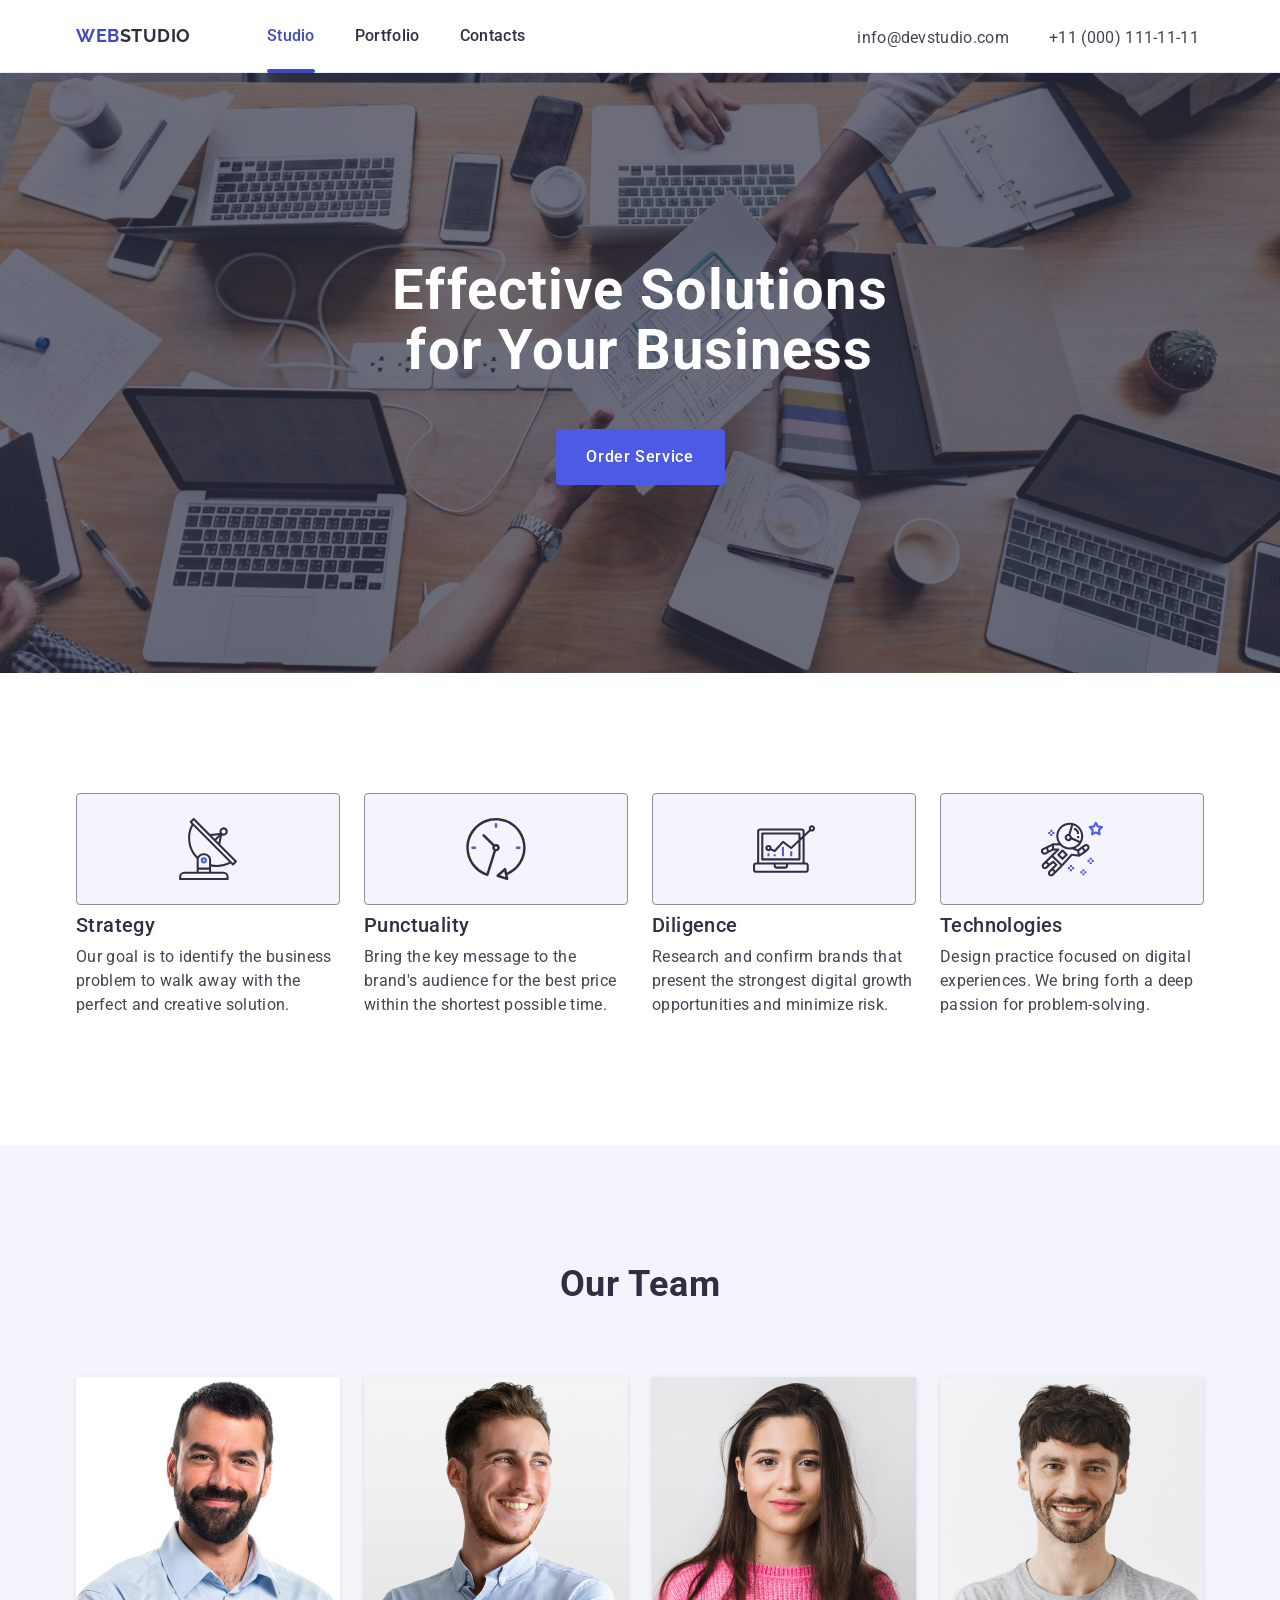
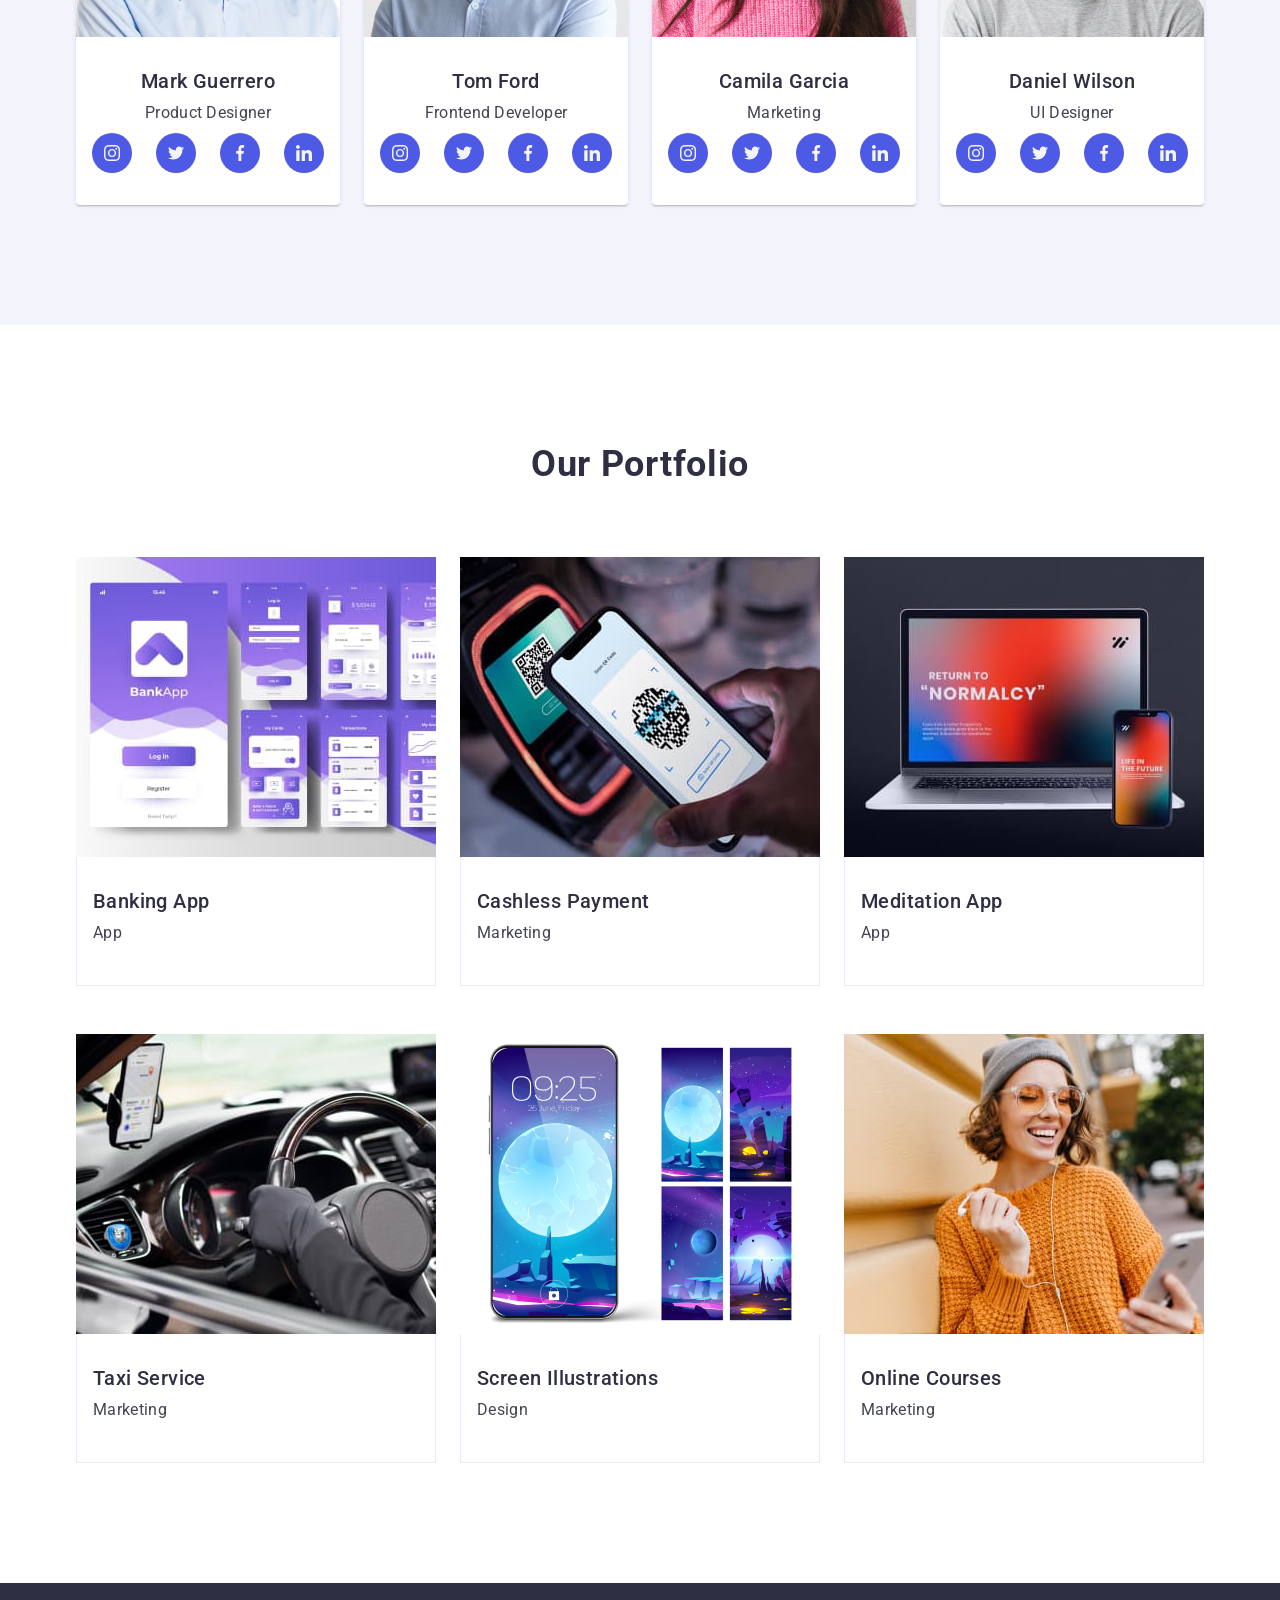
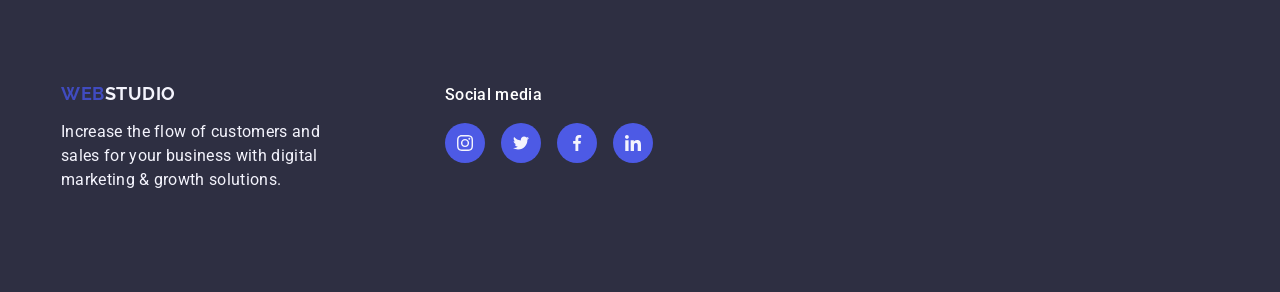
<file: index.html>
<!DOCTYPE html>
<html lang="en">
	<head>
		<meta charset="UTF-8" />
		<link rel="preconnect" href="https://fonts.googleapis.com" />
		<link rel="preconnect" href="https://fonts.gstatic.com" crossorigin />
		<link
			href="https://fonts.googleapis.com/css2?family=Raleway:ital,wght@0,700;1,700&family=Roboto:wght@400;500;700&display=swap"
			rel="stylesheet"
		/>
		<link
			rel="stylesheet"
			href="https://cdnjs.cloudflare.com/ajax/libs/modern-normalize/3.0.1/modern-normalize.min.css"
			integrity="sha512-q6WgHqiHlKyOqslT/lgBgodhd03Wp4BEqKeW6nNtlOY4quzyG3VoQKFrieaCeSnuVseNKRGpGeDU3qPmabCANg=="
			crossorigin="anonymous"
			referrerpolicy="no-referrer"
		/>
		<link href="./css/styles.css" rel="stylesheet" />
		<title>Document title</title>
	</head>

	<body>
		<header class="caption">
			<div class="container">
				<!-- Меню навігації -->
				<nav class="nav-logo-nav">
					<!--  logo -->
					<a href="./index.html" class="logo"> Web<span>Studio</span></a>

					<ul class="page-nav">
						<li class="page-nav-list">
							<a href="./index.html" class="link current"> Studio </a>
						</li>
						<li class="page-nav-list">
							<a href="" class="link"> Portfolio </a>
						</li>
						<li class="page-nav-list">
							<a href="" class="link"> Contacts </a>
						</li>
					</ul>
				</nav>
				<address class="address">
					<ul class="page-address">
						<li class="link-address">
							<a href="mailto:info@devstudio.com" class="link-address-item">info@devstudio.com</a>
						</li>
						<li class="link-address">
							<a href="tel:+110001111111" class="link-address-item">+11 (000) 111-11-11</a>
						</li>
					</ul>
				</address>
			</div>
		</header>

		<main>
			<section class="section-one">
				<div class="container">
					<h1 class="head-one">Effective Solutions for Your Business</h1>
					<button type="button" class="button-one">Order Service</button>
				</div>
			</section>

			<section class="section-two">
				<div class="container">
					<h2 class="visually-hidden">Our advantages</h2>
					<ul class="advantages">
						<li class="list-advantages">
							<div class="icon-container">
								<svg class="icon" width="64"  height="64">
									<use href="./images/icons.svg#icon-antenna-1"    ></use>
								</svg>
							</div>
							<h3 class="head-tree">Strategy</h3>
							<p class="text-three">
								Our goal is to identify the business problem to walk away with the perfect and creative solution.
							</p>
						</li>
						<li class="list-advantages">
							<div class="icon-container">
								<svg class="icon" width="64"  height="64">
									<use href="./images/icons.svg#icon-clock-1" ></use>
								</svg>
							</div>
							<h3 class="head-tree">Punctuality</h3>
							<p class="text-three">
								Bring the key message to the brand's audience for the best price within the shortest possible time.
							</p>
						</li>
						<li class="list-advantages">
							<div class="icon-container">
							<svg class="icon" width="64"  height="64">
								<use href="./images/icons.svg#icon-diagram-1" ></use>
							</svg>
							</div>
							<h3 class="head-tree">Diligence</h3>
							<p class="text-three">
								Research and confirm brands that present the strongest digital growth opportunities and minimize risk.
							</p>
						</li>
						<li class="list-advantages">
							<div class="icon-container">
							<svg class="icon" width="64"  height="64">
								<use href="./images/icons.svg#icon-astronaut-1" ></use>
							</svg>
						    </div>
							<h3 class="head-tree">Technologies</h3>
							<p class="text-three">
								Design practice focused on digital experiences. We bring forth a deep passion for problem-solving.
							</p>
						</li>
					</ul>
				</div>
			</section>

			<section class="section-three">
				<div class="container">
					<h2 class="head-second">Our Team</h2>
					<ul class="our-team">
						<li class="list-three">
							<img src="./images/Team-Card-1.jpg" alt="Mark Guerrero" width="264" />
							<div class="name">
								<h3 class="head-tree">Mark Guerrero</h3>
								<p class="text-three">Product Designer</p>
								
									<ul  class="net">
										<li  class="circle">
											<a href="" class="link-circle"> 
											<svg class="icon-net" width="16" height="16">
												<use href="./images/icon-net.svg#icon-instagram-2"></use>
											</svg>
										</a>
										</li>
										<li class="circle">
											<a href="" class="link-circle"> 
											<svg class="icon-net" width="16" height="16">
												<use href="./images/icon-net.svg#icon-twitter-1"></use>
											</svg>
											</a>
										</li>
										<li class="circle">
											<a href="" class="link-circle" > 
											<svg class="icon-net" width="16" height="16">
												<use href="./images/icon-net.svg#icon-facebook-1"></use>
											</svg>
											</a>
										</li>
										<li class="circle">
											<a href="" class="link-circle"> 
											<svg class="icon-net" width="16" height="16">
												<use href="./images/icon-net.svg#icon-linkedin-1"></use>
											</svg>
											</a>
										</li>
									</ul>
									
								</div>
						</li>
						<li class="list-three">
							<img src="./images/Team-Card-2.jpg" alt="Tom Ford" width="264"/>
							<div class="name">
								<h3 class="head-tree">Tom Ford</h3>
								<p class="text-three">Frontend Developer</p>
								<ul  class="net">
									<li  class="circle">
										
										<a href="" class="link-circle">
											<svg class="icon-net" width="16" height="16">
												<use href="./images/icon-net.svg#icon-instagram-2"></use>
											</svg>
										</a>
									   
									</li>
									<li class="circle">
										<a href="" class="link-circle">
										<svg class="icon-net" width="16" height="16">
											<use href="./images/icon-net.svg#icon-twitter-1"></use>
										</svg>
										</a>
									</li>
									<li class="circle">
										<a href="" class="link-circle">
										  <svg class="icon-net" width="16" height="16">
											<use href="./images/icon-net.svg#icon-facebook-1"></use>
										  </svg>
									    </a>
									</li>
									<li class="circle">
										<a href="" class="link-circle">
										<svg class="icon-net" width="16" height="16">
											<use href="./images/icon-net.svg#icon-linkedin-1"></use>
										</svg>
									</a>
									</li>
								</ul>
							</div>
						</li>
						<li class="list-three">
							<img src="./images/Team-Card-3.jpg" alt="Camila Garcia" width="264"/>
							<div class="name">
								<h3 class="head-tree">Camila Garcia</h3>
								<p class="text-three">Marketing</p>
								<ul  class="net">
									<li  class="circle">
										<a href="" class="link-circle">
										<svg class="icon-net" width="16" height="16">
											<use href="./images/icon-net.svg#icon-instagram-2"></use>
										</svg>
									   </a>
									</li>
									<li class="circle">
                                        <a href="" class="link-circle">
										<svg class="icon-net" width="16" height="16">
											<use href="./images/icon-net.svg#icon-twitter-1"></use>
										</svg>
									</a>
									</li>
									<li class="circle">
										<a href="" class="link-circle">
										<svg class="icon-net" width="16" height="16">
											<use href="./images/icon-net.svg#icon-facebook-1"></use>
										</svg>
										</a>
									</li>
									<li class="circle">
										<a href="" class="link-circle">
										<svg class="icon-net" width="16" height="16">
											<use href="./images/icon-net.svg#icon-linkedin-1"></use>
										</svg>
										</a>
									</li>
								</ul>
							</div>
						</li>
						<li class="list-three">
							<img src="./images/Team-Card-4.jpg" alt="Daniel Wilson" width="264"/>
							<div class="name">
								<h3 class="head-tree">Daniel Wilson</h3>
								<p class="text-three">UI Designer</p>
								<ul  class="net">
									<li  class="circle">
										<a href="" class="link-circle">
										<svg class="icon-net" width="16" height="16">
											<use href="./images/icon-net.svg#icon-instagram-2"></use>
										</svg>
									   </a>
									</li>
									<li class="circle">
                                        <a href="" class="link-circle">
										<svg class="icon-net" width="16" height="16">
											<use href="./images/icon-net.svg#icon-twitter-1"></use>
										</svg>
										</a>
									</li>
									<li class="circle">
										<a href="" class="link-circle">
										<svg class="icon-net" width="16" height="16">
											<use href="./images/icon-net.svg#icon-facebook-1" ></use>
										</svg>
										</a>
									</li>
									<li class="circle">
										<a href="" class="link-circle">
										<svg class="icon-net" width="16" height="16">
											<use href="./images/icon-net.svg#icon-linkedin-1"></use>
										</svg>
										</a>
									</li>
								</ul>
							</div>
						</li>
					</ul>
				</div>
			</section>
			<section class="section-four">
				<div class="container">
					<h2 class="head-second">Our Portfolio</h2>
					<ul class="our-portfolio">
						<li class="list-portfolio">
						       	 <div class="list-portfolio-img">
									         <img src="./images/portfolio-1.jpg" alt="Banking App" width="360" height="300" />
										     <p class="text-paragraph">14 Stylish and User-Friendly App Design Concepts · Task Manager App · Calorie Tracker App · Exotic Fruit Ecommerce App · Cloud Storage App</p>
								 </div>
								  <div class="list-app">
								     <h3 class="head-tree">Banking App</h3>
								     <p class="text-three">App</p>
							      </div>
							</li>
						 <li class="list-portfolio">
							    <!-- <div class="box-overlay"> -->
								<div class="list-portfolio-img">
									<img src="./images/portfolio-2.jpg" alt="Cashless Payment" width="360" height="300" />
								   <!-- <div class="overlay"> -->
									<p class="text-paragraph">14 Stylish and User-Friendly App Design Concepts · Task Manager App · Calorie Tracker App · Exotic Fruit Ecommerce App · Cloud Storage App</p>
								   </div>
								<!-- </div> -->
							 <div class="list-app">
								<h3 class="head-tree">Cashless Payment</h3>
								<p class="text-three">Marketing</p>
							 </div>
						 </li>
						<li class="list-portfolio">
									 <div class="list-portfolio-img">
									 <img src="./images/portfolio-3.jpg" alt="Meditation App" width="360" height="300" />
							     	 <p class="text-paragraph">14 Stylish and User-Friendly App Design Concepts · Task Manager App · Calorie Tracker App · Exotic Fruit Ecommerce App · Cloud Storage App14 Stylish and User-Friendly App Design Concepts · Task Manager App · Calorie Tracker App · Exotic Fruit Ecommerce App · Cloud Storage App</p>
								     </div>
							<div class="list-app">
								<h3 class="head-tree">Meditation App</h3>
								<p class="text-three">App</p>
							</div>
						</li>
						<li class="list-portfolio">
							<div class="list-portfolio-img">
										 
										     <img src="./images/portfolio-4.jpg" alt="Taxi Service" width="360" height="300" />
										    <p class="text-paragraph">14 Stylish and User-Friendly App Design Concepts · Task Manager App · Calorie Tracker App · Exotic Fruit Ecommerce App · Cloud Storage App</p>
									      
							</div>
							<div class="list-app">
								<h3 class="head-tree">Taxi Service</h3>
								<p class="text-three">Marketing</p>
							</div>
						</li>
						<li class="list-portfolio">
							<div class="list-portfolio-img">
										 <img  src="./images/portfolio-5.jpg" alt="Screen Illustrations" width="360" height="300" />
									    <p class="text-paragraph">14 Stylish and User-Friendly App Design Concepts · Task Manager App · Calorie Tracker App · Exotic Fruit Ecommerce App · Cloud Storage App</p>
							</div>
							
							<div class="list-app">
								<h3 class="head-tree">Screen Illustrations</h3>
								<p class="text-three">Design</p>
							</div>
						</li>
						<li class="list-portfolio">
								<div class="list-portfolio-img">
									<img  src="./images/portfolio-6.jpg" alt="Online Courses" width="360" height="300" />
									<p class="text-paragraph">14 Stylish and User-Friendly App Design Concepts · Task Manager App · Calorie Tracker App · Exotic Fruit Ecommerce App · Cloud Storage App</p>
									</div>
							<div class="list-app">
								<h3 class="head-tree">Online Courses</h3>
								<p class="text-three">Marketing</p>
							</div>
						</li>
					</ul>
				</div>
			</section>
		</main>

		<footer class="basement">
			<div class="container">
				<div class="footer-logo">
					<a href="./index.html" class="logo">Web<span class="logo-footer">Studio</span></a>
					<p class="text-footer">
						Increase the flow of customers and sales for your business with digital marketing & growth solutions.
					</p>
				</div>
				<div class="footer-net">
					<p class="footer-paragraph">Social media</p>
					<ul  class="net  circle-footer">
						<li  class="circle">
							<a href="" class="link-circle">
								<svg class="icon-net " width="24" height="24">
									<use href="./images/icon-net.svg#icon-instagram-2"></use>
								</svg>
							</a>
					
						</li>
						<li class="circle">
							<a href="" class="link-circle">
								<svg class="icon-net"  width="24" height="24">
									<use href="./images/icon-net.svg#icon-twitter-1"></use>
								</svg>
							</a>
						</li>
						<li class="circle">
							<a href="" class="link-circle">
								<svg class="icon-net"  width="24" height="24">
									<use href="./images/icon-net.svg#icon-facebook-1"></use>
								</svg>
							</a>
						</li>
						<li class="circle">
							<a href="" class="link-circle">
								<svg class="icon-net"  width="24" height="24">
									<use href="./images/icon-net.svg#icon-linkedin-1"></use>
								</svg>
							</a>
						</li>
					</ul>
				</div>
			</div>
		</footer>
	</body>
</html>
</file>
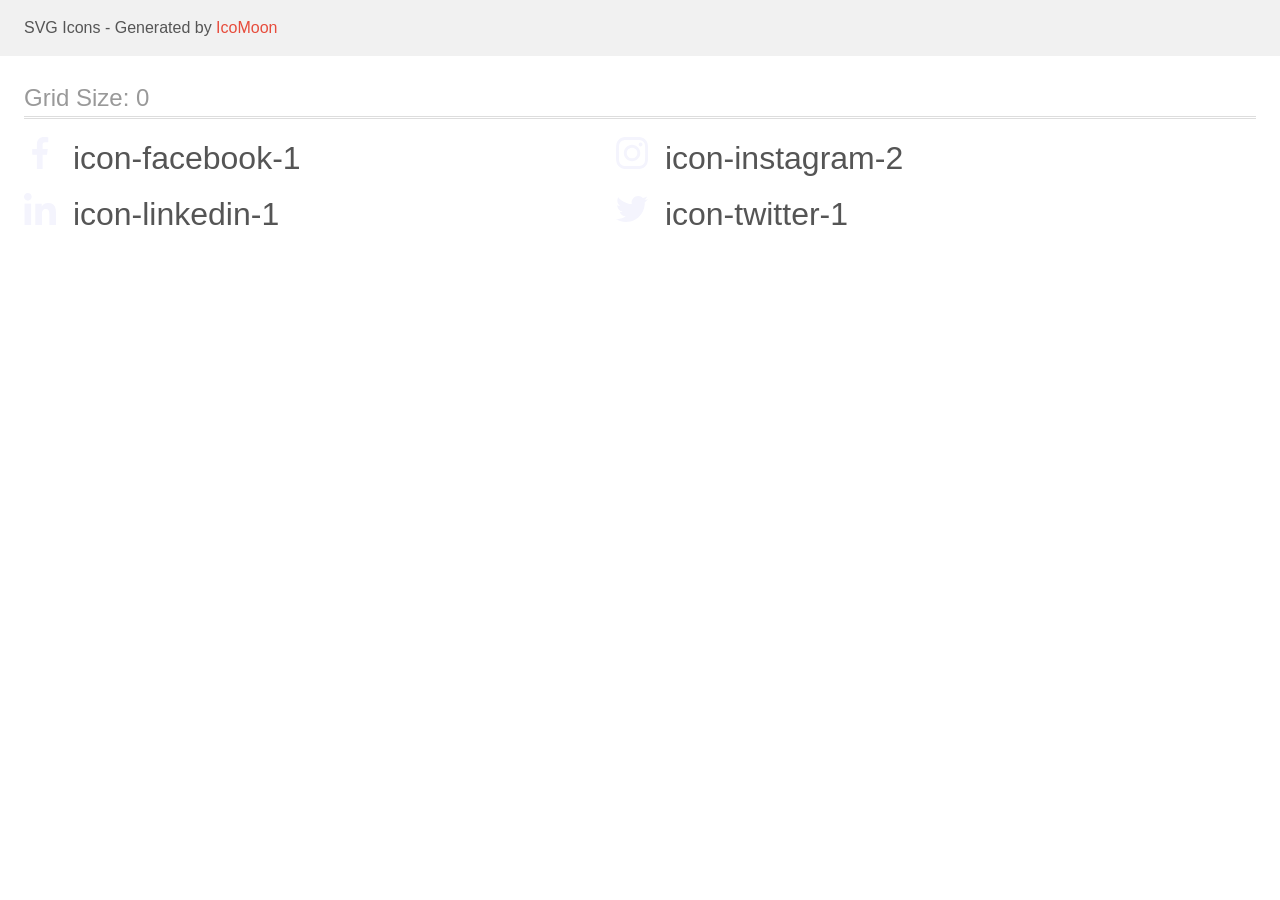
<file: images/iconmoon/demo.html>
<!doctype html>
<html>
<head>
    <title>IcoMoon - SVG Icons</title>
    <meta charset="utf-8">
    <meta name="viewport" content="width=device-width, initial-scale=1">
    <link rel="stylesheet" href="demo-files/demo.css">
    <link rel="stylesheet" href="style.css">
</head>
<body>
<svg aria-hidden="true" style="position: absolute; width: 0; height: 0; overflow: hidden;" version="1.1" xmlns="http://www.w3.org/2000/svg" xmlns:xlink="http://www.w3.org/1999/xlink">
<defs>
<symbol id="icon-facebook-1" viewBox="0 0 32 32">
<path fill="#f4f4fd" style="fill: var(--color1, #f4f4fd)" d="M21.329 5.313h2.921v-5.088c-0.504-0.069-2.237-0.225-4.256-0.225-4.212 0-7.097 2.649-7.097 7.519v4.481h-4.648v5.688h4.648v14.312h5.699v-14.311h4.46l0.708-5.688h-5.169v-3.919c0.001-1.644 0.444-2.769 2.735-2.769z"></path>
</symbol>
<symbol id="icon-instagram-2" viewBox="0 0 32 32">
<path fill="#f4f4fd" style="fill: var(--color1, #f4f4fd)" d="M31.969 9.408c-0.075-1.7-0.35-2.869-0.744-3.882-0.406-1.075-1.031-2.038-1.85-2.838-0.8-0.813-1.769-1.444-2.832-1.844-1.019-0.394-2.182-0.669-3.882-0.744-1.713-0.081-2.257-0.1-6.601-0.1s-4.888 0.019-6.595 0.094c-1.7 0.075-2.869 0.35-3.882 0.744-1.075 0.406-2.038 1.031-2.838 1.85-0.813 0.8-1.444 1.769-1.844 2.832-0.394 1.019-0.669 2.182-0.744 3.882-0.081 1.713-0.1 2.257-0.1 6.601s0.019 4.888 0.094 6.595c0.075 1.7 0.35 2.869 0.744 3.882 0.406 1.075 1.038 2.038 1.85 2.838 0.8 0.813 1.769 1.444 2.832 1.844 1.019 0.394 2.182 0.669 3.882 0.744 1.706 0.075 2.25 0.094 6.595 0.094s4.888-0.019 6.595-0.094c1.7-0.075 2.869-0.35 3.882-0.744 2.151-0.831 3.851-2.532 4.682-4.682 0.394-1.019 0.669-2.182 0.744-3.882 0.075-1.707 0.094-2.25 0.094-6.595s-0.006-4.888-0.081-6.595zM29.087 22.473c-0.069 1.563-0.331 2.407-0.55 2.969-0.538 1.394-1.644 2.5-3.038 3.038-0.563 0.219-1.413 0.481-2.969 0.55-1.688 0.075-2.194 0.094-6.464 0.094s-4.782-0.019-6.464-0.094c-1.563-0.069-2.407-0.331-2.969-0.55-0.694-0.256-1.325-0.663-1.838-1.194-0.531-0.519-0.938-1.144-1.194-1.838-0.219-0.563-0.481-1.413-0.55-2.969-0.075-1.688-0.094-2.194-0.094-6.464s0.019-4.782 0.094-6.464c0.069-1.563 0.331-2.407 0.55-2.969 0.256-0.694 0.663-1.325 1.2-1.838 0.519-0.531 1.144-0.938 1.838-1.194 0.563-0.219 1.413-0.481 2.969-0.55 1.688-0.075 2.194-0.094 6.464-0.094 4.276 0 4.782 0.019 6.464 0.094 1.563 0.069 2.407 0.331 2.969 0.55 0.694 0.256 1.325 0.662 1.838 1.194 0.531 0.519 0.938 1.144 1.194 1.838 0.219 0.563 0.481 1.413 0.55 2.969 0.075 1.688 0.094 2.194 0.094 6.464s-0.019 4.77-0.094 6.458z"></path>
<path fill="#f4f4fd" style="fill: var(--color1, #f4f4fd)" d="M16.059 7.783c-4.538 0-8.22 3.682-8.22 8.22s3.682 8.22 8.22 8.22c4.539 0 8.22-3.682 8.22-8.22s-3.682-8.22-8.22-8.22zM16.059 21.335c-2.944 0-5.332-2.388-5.332-5.332s2.388-5.332 5.332-5.332c2.944 0 5.332 2.388 5.332 5.332s-2.388 5.332-5.332 5.332z"></path>
<path fill="#f4f4fd" style="fill: var(--color1, #f4f4fd)" d="M26.524 7.458c0 1.060-0.859 1.919-1.919 1.919s-1.919-0.859-1.919-1.919c0-1.060 0.859-1.919 1.919-1.919s1.919 0.859 1.919 1.919z"></path>
</symbol>
<symbol id="icon-linkedin-1" viewBox="0 0 32 32">
<path fill="#f4f4fd" style="fill: var(--color1, #f4f4fd)" d="M31.992 32v-0.001h0.008v-11.736c0-5.741-1.236-10.164-7.948-10.164-3.227 0-5.392 1.771-6.276 3.449h-0.093v-2.913h-6.364v21.364h6.627v-10.579c0-2.785 0.528-5.479 3.977-5.479 3.399 0 3.449 3.179 3.449 5.657v10.401h6.62z"></path>
<path fill="#f4f4fd" style="fill: var(--color1, #f4f4fd)" d="M0.528 10.636h6.635v21.364h-6.635v-21.364z"></path>
<path fill="#f4f4fd" style="fill: var(--color1, #f4f4fd)" d="M3.843-0c-2.121 0-3.843 1.721-3.843 3.843s1.721 3.879 3.843 3.879c2.121 0 3.843-1.757 3.843-3.879-0.001-2.121-1.723-3.843-3.843-3.843v0z"></path>
</symbol>
<symbol id="icon-twitter-1" viewBox="0 0 32 32">
<path fill="#f4f4fd" style="fill: var(--color1, #f4f4fd)" d="M32 6.078c-1.19 0.522-2.458 0.868-3.78 1.036 1.36-0.812 2.398-2.088 2.886-3.626-1.268 0.756-2.668 1.29-4.16 1.588-1.204-1.282-2.92-2.076-4.792-2.076-3.632 0-6.556 2.948-6.556 6.562 0 0.52 0.044 1.020 0.152 1.496-5.454-0.266-10.28-2.88-13.522-6.862-0.566 0.982-0.898 2.106-0.898 3.316 0 2.272 1.17 4.286 2.914 5.452-1.054-0.020-2.088-0.326-2.964-0.808 0 0.020 0 0.046 0 0.072 0 3.188 2.274 5.836 5.256 6.446-0.534 0.146-1.116 0.216-1.72 0.216-0.42 0-0.844-0.024-1.242-0.112 0.85 2.598 3.262 4.508 6.13 4.57-2.232 1.746-5.066 2.798-8.134 2.798-0.538 0-1.054-0.024-1.57-0.090 2.906 1.874 6.35 2.944 10.064 2.944 12.072 0 18.672-10 18.672-18.668 0-0.29-0.010-0.57-0.024-0.848 1.302-0.924 2.396-2.078 3.288-3.406z"></path>
</symbol>
</defs>
</svg>

<header class="bgc1 clearfix">
<div class="mhl">
    <p>SVG Icons - Generated by <a href="https://icomoon.io/app">IcoMoon</a></p>
</div>
</header>
    <div class="clearfix mhl ptl">
        <h1 class="mvm mtn fgc1">Grid Size: 0</h1>
        <div class="glyph fs1">
            <div class="clearfix pbs">
                <svg class="icon icon-facebook-1"><use xlink:href="#icon-facebook-1"></use></svg><span class="name"> icon-facebook-1</span>
            </div>
        </div>
        <div class="glyph fs1">
            <div class="clearfix pbs">
                <svg class="icon icon-instagram-2"><use xlink:href="#icon-instagram-2"></use></svg><span class="name"> icon-instagram-2</span>
            </div>
        </div>
        <div class="glyph fs1">
            <div class="clearfix pbs">
                <svg class="icon icon-linkedin-1"><use xlink:href="#icon-linkedin-1"></use></svg><span class="name"> icon-linkedin-1</span>
            </div>
        </div>
        <div class="glyph fs1">
            <div class="clearfix pbs">
                <svg class="icon icon-twitter-1"><use xlink:href="#icon-twitter-1"></use></svg><span class="name"> icon-twitter-1</span>
            </div>
        </div>
  </div>
<script defer src="svgxuse.js"></script>
</body>
</html>
</file>
<file: css/styles.css>
body {
	font-family: "Roboto", sans-serif;
	color: #434455;
	background-color: #ffffff;
	text-decoration: none;
	font-style: normal;
	}
h1,
h2,
h3,
h4 p {
	margin-top: 0;
	margin-bottom: 0;
}
ul,
ol {
	margin-top: 0;
	margin-bottom: 0;
	padding-left: 0;
}
a {
	text-decoration: none;
	display: block;
}
ul {
	list-style-type: none;
}
img {
	overflow: hidden;
	display: block;
	max-width: 100%;
	height: auto;
}
section {
	padding-top: 120px;
	padding-bottom: 120px;
	}
.visually-hidden {
	position: absolute;
	width: 1px;
	height: 1px;
	margin: -1px;
	border: 0;
	padding: 0;
	white-space: nowrap;
	clip-path: inset(100%);
	clip: rect(0 0 0 0);
	overflow: hidden;
}
.caption {
	border-bottom: 1px solid #e7e9fc;
	box-shadow: 0px 2px 1px rgba(46, 47, 66, 0.08), 
	                     0px 1px 1px rgba(46, 47, 66, 0.16), 
						 0px 1px 6px rgba(46, 47, 66, 0.08);
}
.container {
	max-width: 1158px;
	margin: 0 auto;
	padding: 0 15px;
}
.caption .container {
	display: flex;
	}

.nav-logo-nav {
	display: flex;
	align-items: center;
}
nav .link {
	font-weight: 500;
	font-size: 16px;
	line-height: 1.5;
	letter-spacing: 0.02em;
	color: #2e2f42;
	font-weight: 500;
	align-items: center;
}
nav .link:hover {
	color: #404bbf;
}
nav .link:focus {
	color: #404bbf;
}
.logo {
	font-family: "Raleway", sans-serif;
	font-size: 18px;
	font-weight: 700;
	line-height: 1.17;
	letter-spacing: 0.03em;
	text-transform: uppercase;
	margin-right: 76px;
	display: inline-block;
	position: relative;
	color: #404bbf;
}
.logo span {
	color: #2e2f42;
}
.page-nav {
	display: flex;
	gap: 40px;
	
}
.page-nav-list:hover::after {
  content: "";
  width: 100%;
  height: 4px;
  background: #404BBF;
  position: absolute;
  left: 0;
  bottom: -1px; 
  background-color: #404bbf;
  border-radius: 2px; 
}
.link {
	padding: 24px 0;
}
.link-current{
	transition: color 250ms cubic-bezier(0.4, 0, 0.2, 1);
}
nav .current {
	color: #404BBF;
	position: relative;
	transition: color 250ms cubic-bezier(0.4, 0, 0.2, 1);
	}
.current::after {
	display: block;
	content:"";
	border-radius: 2px;
width: 48px;
height: 4px;
background-color: #404bbf;
position: absolute;
left: 0;
bottom: -1px;
}
.address {
	display: flex;
	font-style: normal;
	align-items: center;
	}
.page-address {
	display: flex;
	gap: 40px;
	align-items: center;
	padding-left: 332px;
}

.link-address {
	display: flex;
	line-height: 24px;
	letter-spacing: 0.02em;
	color: #434455;
	height: 20px;
	font-size: 16px;
	font-weight: 400;
	text-align: left;
	}
.link-address-item {
	color: #434455;
	transition: color 250ms cubic-bezier(0.4, 0, 0.2, 1); 
}

.link-address:hover {
	color: #404bbf;
}
.link-address:focus {
	color: #404bbf;
}
.icon {
	fill: none;
	width: 64px;
	height: 64px;
	}

.section-one {
	display: flex;
    max-width: 1440px;
	background-color: #2e2f42;
	padding-top: 188px;
	padding: 188px 0;
	margin: 0 auto;
		background-size: cover;
	background-image: linear-gradient(rgba(46, 47, 66, 0.7),
	 rgba(46, 47, 66, 0.7)), 
	 url(../images/people-office.jpg);
	 background-repeat: no-repeat;
	 background-position: center;
	 transition: background-color 250ms cubic-bezier(0.4, 0, 0.2, 1); 
}
	  
.list-section-one li {
	padding: 40px;
}
.section-one .container {
	display: flex;
	flex-direction: column;
	padding: 0px;
}

.head-one {
	font-family: Roboto;
	font-size: 56px;
	font-weight: 700;
	text-align: center;
	line-height: 1.07;
	letter-spacing: 0.02em;
	color: #ffffff;
	max-width: 496px;
	display: block;
}
.button-one {
	display: block;
	font-family: "Roboto", sans-serif;
	background-color: #4d5ae5;
	font-size: 16px;
	font-weight: 500;
	line-height: 1.5;
	letter-spacing: 0.04em;
	color: #ffffff;
	min-width: 169px;
	width: 169px;
	height: 56px;
	border: none;
	border-radius: 4px;
	cursor: pointer;
	margin: 48px auto 0 auto;
	transition: background-color 250ms cubic-bezier(0.4, 0, 0.2, 1);
}
button:hover {
	background-color: #404bbf;
}
button:focus {
	background-color: #404bbf;
}
.section-two {
	padding: 120px 0;
}
.section-two .container {
	display: flex;
	flex-direction: column;
}
.icon-container {
	display: flex;
	align-items: center;
	justify-content: center;
	width: 264px;
	height: 112px;
		border: 1px solid #8e8f99;
	padding: 24px 100px;
	margin-bottom: 8px;
	background-color: #f4f4fd;
	border-radius: 4px; 
	}

.section-two .container h2 {
	visibility: hidden;
}
.advantages {
	display: flex;
	gap: 24px;
}
.list-advantages {
	width: calc((100% - 72px) / 4);
	margin: 0px;
	gap: 24px;
}

.head-tree {
	font-family: Roboto;
	font-size: 20px;
	font-weight: 500;
	line-height: 1.2;
	letter-spacing: 0.02em;
	color: #2e2f42;
	text-align: left;
	margin-bottom: 8px;
}

.text-three {
	font-family: Roboto;
	font-size: 16px;
	font-weight: 400;
	line-height: 1.5;
	letter-spacing: 0.02em;
	color: #434455;
	margin-top: 0;
	margin-bottom: 8px;
}
.section-three {
	background-color: #f4f4fd;
}
.section-three .container {
	display: flex;
	flex-direction: column;
}

.head-second {
	font-family: Roboto;
	font-size: 36px;
	font-weight: 700;
	text-align: center;
	line-height: 1.11;
	letter-spacing: 0.02em;
	text-transform: capitalize;
	color: #2e2f42;
	margin-bottom: 72px;
}
.our-team {
	display: flex;
	gap: 24px;
}
.list-three {
	background-color: #ffffff;
	width: calc((100% - 72px) / 4);
	max-height: 428px;
	border-radius: 0px 0px 4px 4px;
	box-shadow: 0px 2px 1px 0px #2E2F4214,
	0px 1px 1px 0px #2E2F4229, 
	0px 1px 6px 0px #2E2F4214;
}
.name {
	padding: 32px 0
}
.net {
	display: flex;
	gap: 24px;
	justify-content: center; 
}
.icon-net {
	fill: #f4f4fd;
}
.circle {
	width: 40px;
	height: 40px;
		}
.link-circle {
	display: flex;
	width: 100%;
	height: 100%;
	background-color:#4d5ae5;
	border-radius: 50%;
	padding: 12px;
	align-items: center; 
	justify-content: center; 
	transition: background-color 250ms cubic-bezier(0.4, 0, 0.2, 1);
}

.link-circle:hover {
	background-color:#404bbf;
}
.link-circle:focus {
	background-color: #404bbf;
}
.section-four {
	padding-top: 120px;
	padding-bottom: 120px;
}
.section-four .container {
	flex-direction: column;
	flex-wrap: wrap;
	width: 1128px;
	padding: 0px;
}
.our-team h3 {
	font-family: Roboto;
	font-size: 20px;
	font-weight: 500;
	text-align: center;
	line-height: 1.2;
	letter-spacing: 0.02em;
	color: #2e2f42;
}
.our-team p {
	font-family: Roboto;
	font-size: 16px;
	font-weight: 400;
	text-align: center;
	line-height: 1.5;
	letter-spacing: 0.02em;
	color: #434455;
}
.our-portfolio {
	display: flex;
	flex-wrap: wrap;
	flex-basis: calc((100% - 48px) / 3);
	row-gap: 48px;
	column-gap: 24px;
	}
.list-portfolio {
	width: calc((100% - 48px) / 3);
	transition: box-shadow 250ms cubic-bezier(0.4, 0, 0.2, 1); 
}
.list-portfolio-img {
	position: relative;
	overflow: hidden;
	width: 360px;
	height: 300px;
}
.list-portfolio:hover  .text-paragraph {
	transform: translateY(0%);
}
.list-portfolio:hover {
	box-shadow: 0px 2px 1px 0px #2E2F4214, 
	0px 1px 1px 0px #2E2F4229, 
	0px 1px 6px 0px #2E2F4214;
	}

.our-portfolio h3 {
	font-family: Roboto;
	font-size: 20px;
	font-weight: 500;
	text-align: left;
	line-height: 1.2;
	letter-spacing: 0.02em;
	color: #2e2f42;
	margin-bottom: 8px;
}
.list-app {
	padding: 32px 16px;
	border: 1px solid #e7e9fc;
	border-top: none;
}

.text-three{
	font-family: Roboto;
	font-size: 16px;
	font-weight: 400;
	text-align: left;
	line-height: 1.5;
	letter-spacing: 0.02em;
	color: #434455;
}
.text-paragraph {
	position: absolute;
	top: 0;	
	font-size: 16px;
    line-height: 1.5;
    letter-spacing: 0.02em;
	color: #f4f4fd;
	padding: 40px 32px;
	background-color: #4d5ae5;
	height: 100%;
	width: 100%;	
	transform: translateY(100%);
	transition: transform 250ms cubic-bezier(0.4, 0, 0.2, 1); 	
	font-weight: 500;
}
.basement {
	background-color: #2e2f42;
		padding: 100px 0;
}
.basement .container {
	display:flex;
	align-items: baseline;
	padding-left: 0;
}
.basement .logo {
	font-family: "Raleway", sans-serif;
	font-size: 18px;
	font-weight: 700;
	line-height: 1.17;
	letter-spacing: 0.03em;
	text-transform: uppercase;
	display: inline-block;
	margin-bottom: 16px;
}

.basement .logo-footer {
	color: #f4f4fd;
}
.text-footer {
	font-family: Roboto;
	font-size: 16px;
	font-weight: 400;
	line-height: 1.5;
	color:#f4f4fd;;
	letter-spacing: 0.02em;
	max-width: 264px;
	margin-top: 0px;
	margin-bottom: 0px;
}
.footer-paragraph{
font-size: 16px;
line-height: 1.5;
letter-spacing: 0.02em;
color: #FFFFFF ;
margin-bottom: 16px;
margin-top: 0px;
font-weight: 500;
}
.nav-logo-nav .logo {
	display: flex;
}

.footer-list {
	width: 264px;
	height: 112px;
}
.footer-net {
	flex-direction: column;
	gap:16px;
	max-width: 264px;
}
.footer-logo {
	display: flex;
	flex-direction: column;
	max-width: 264px;
	margin-right: 120px ;
}
 .basement .link-circle:hover {
	background-color:#31d0aa;
}
.basement .link-circle:focus {
	background-color: #31d0aa;
}

.circle-footer {
	gap: 16px;
}
</file>
<file: images/iconmoon/demo-files/demo.css>
body {
  padding: 0;
  margin: 0;
  font-family: sans-serif;
  font-size: 1em;
  line-height: 1.5;
  color: #555;
  background: #fff;
}
h1 {
  font-size: 1.5em;
  font-weight: normal;
  box-shadow: 0 1px #ddd, 0 2px #fff, 0 3px #ddd;
}
small {
  font-size: .66666667em;
}
a {
  color: #e74c3c;
  text-decoration: none;
}
a:hover, a:focus {
  box-shadow: 0 1px #e74c3c;
}
.bshadow0, input {
  box-shadow: inset 0 -2px #e7e7e7;
}
input:hover {
  box-shadow: inset 0 -2px #ccc;
}
input, fieldset {
  font-size: 1em;
  margin: 0;
  padding: 0;
  border: 0;
}
input {
  color: inherit;
  line-height: 1.5;
  height: 1.5em;
  padding: .25em 0;
}
input:focus {
  outline: none;
  box-shadow: inset 0 -2px #449fdb;
}
.glyph {
  font-size: 16px;
  margin-right: 1.5em;
  float: left;
  width: 17em;
}
svg {
  color: #000;
}
.liga {
  width: 80%;
  width: calc(100% - 2.5em);
}
.talign-right {
  text-align: right;
}
.talign-center {
  text-align: center;
}
.bgc1 {
  background: #f1f1f1;
}
.fgc0 {
  color: #000;
}
.fgc1 {
  color: #999;
}
p {
  margin-top: 1em;
  margin-bottom: 1em;
}
.mvm {
  margin-top: .75em;
  margin-bottom: .75em;
}
.mtn {
  margin-top: 0;
}
.mtl, .mal {
  margin-top: 1.5em;
}
.mbl, .mal {
  margin-bottom: 1.5em;
}
.mal, .mhl {
  margin-left: 1.5em;
  margin-right: 1.5em;
}
.mhmm {
  margin-left: 1em;
  margin-right: 1em;
}
.ptl {
  padding-top: 1.5em;
}
.pbs, .pvs {
  padding-bottom: .25em;
}
.pvs, .pts {
  padding-top: .25em;
}
.unit {
  float: left;
}
.unitRight {
  float: right;
}
.size1of2 {
  width: 50%;
}
.size1of1 {
  width: 100%;
}
.clearfix:before, .clearfix:after {
  content: " ";
  display: table;
}
.clearfix:after {
  clear: both;
}
.hidden-true {
  display: none;
}
.textbox0 {
  width: 3em;
  background: #f1f1f1;
  padding: .25em .5em;
  line-height: 1.5;
  height: 1.5em;
}
.fs0 {
  font-size: 16px;
}
.fs1 {
  font-size: 32px;
}
.name {
  margin-left: .25em;
}
</file>
<file: images/iconmoon/style.css>
.icon {
  display: inline-block;
  width: 1em;
  height: 1em;
  stroke-width: 0;
  stroke: currentColor;
  fill: currentColor;
}

/* ==========================================
Single-colored icons can be modified like so:
.icon-name {
  font-size: 32px;
  color: red;
}
========================================== */
</file>
